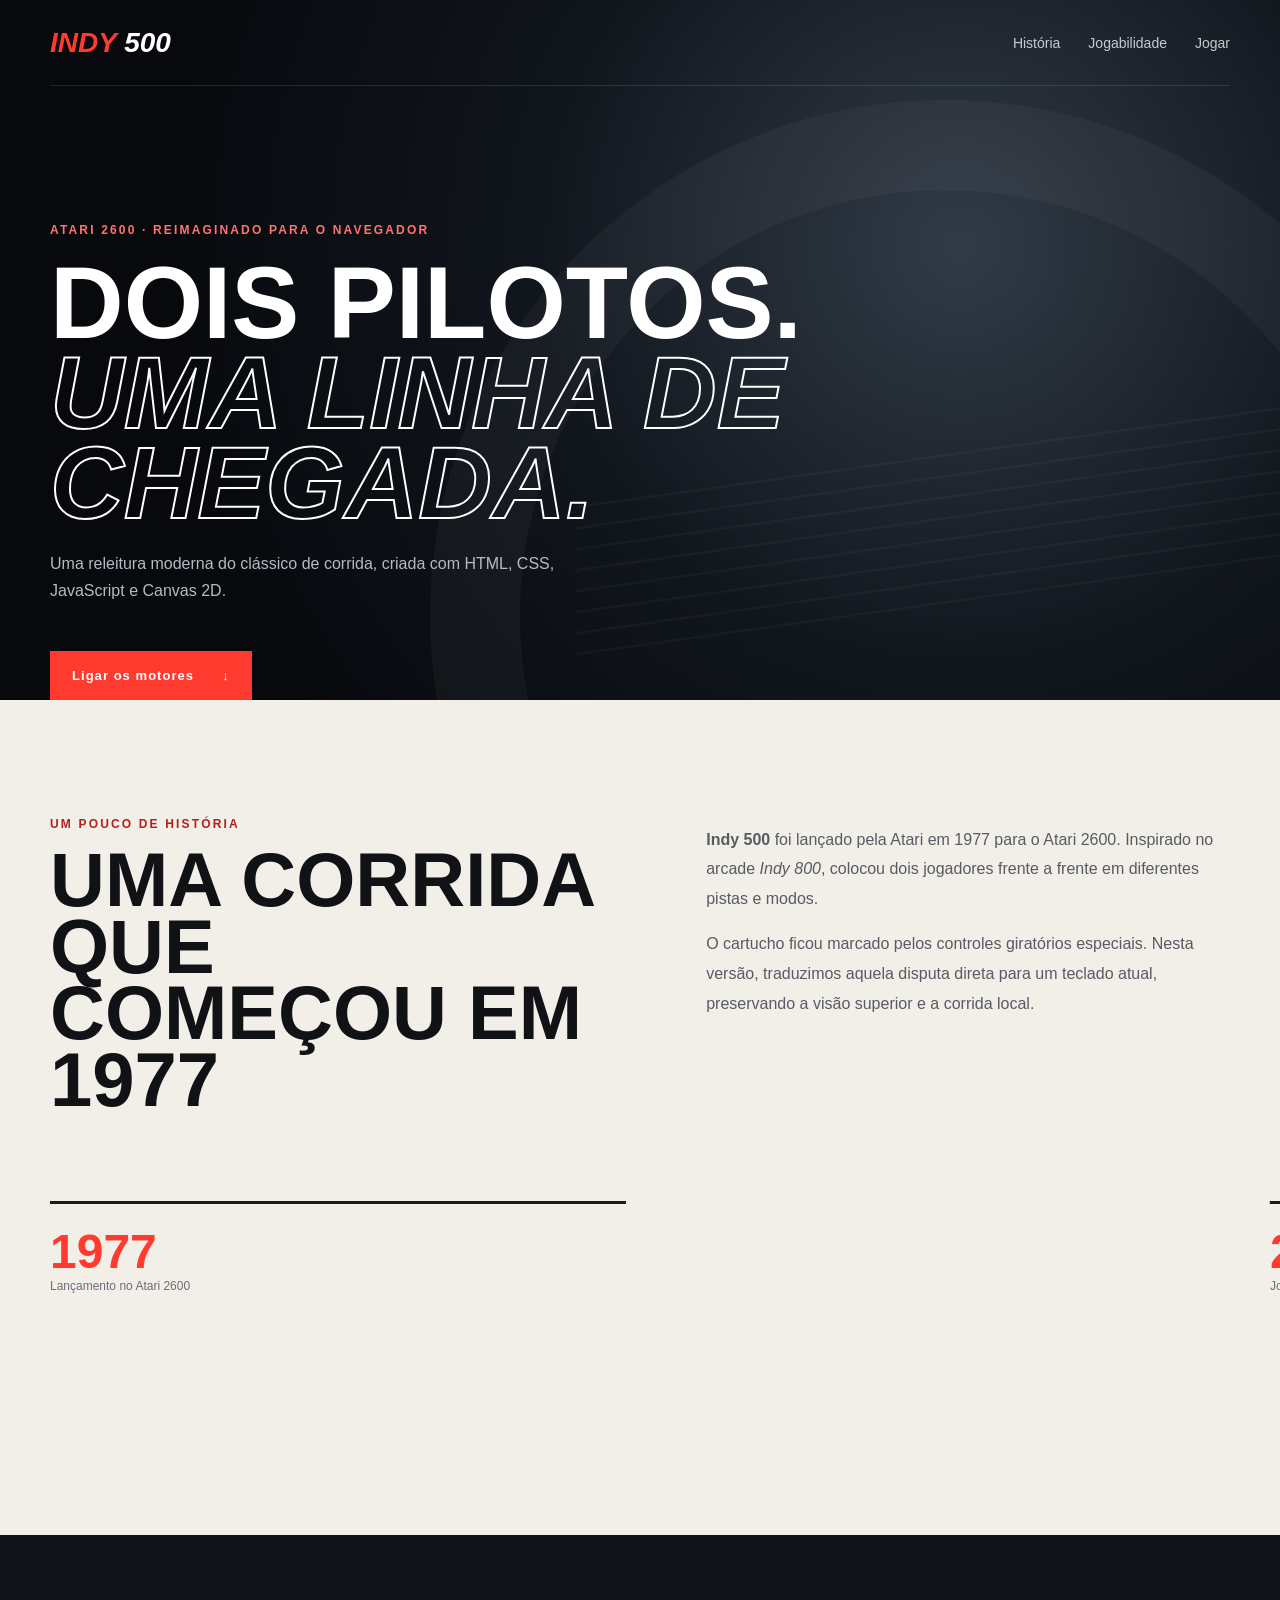
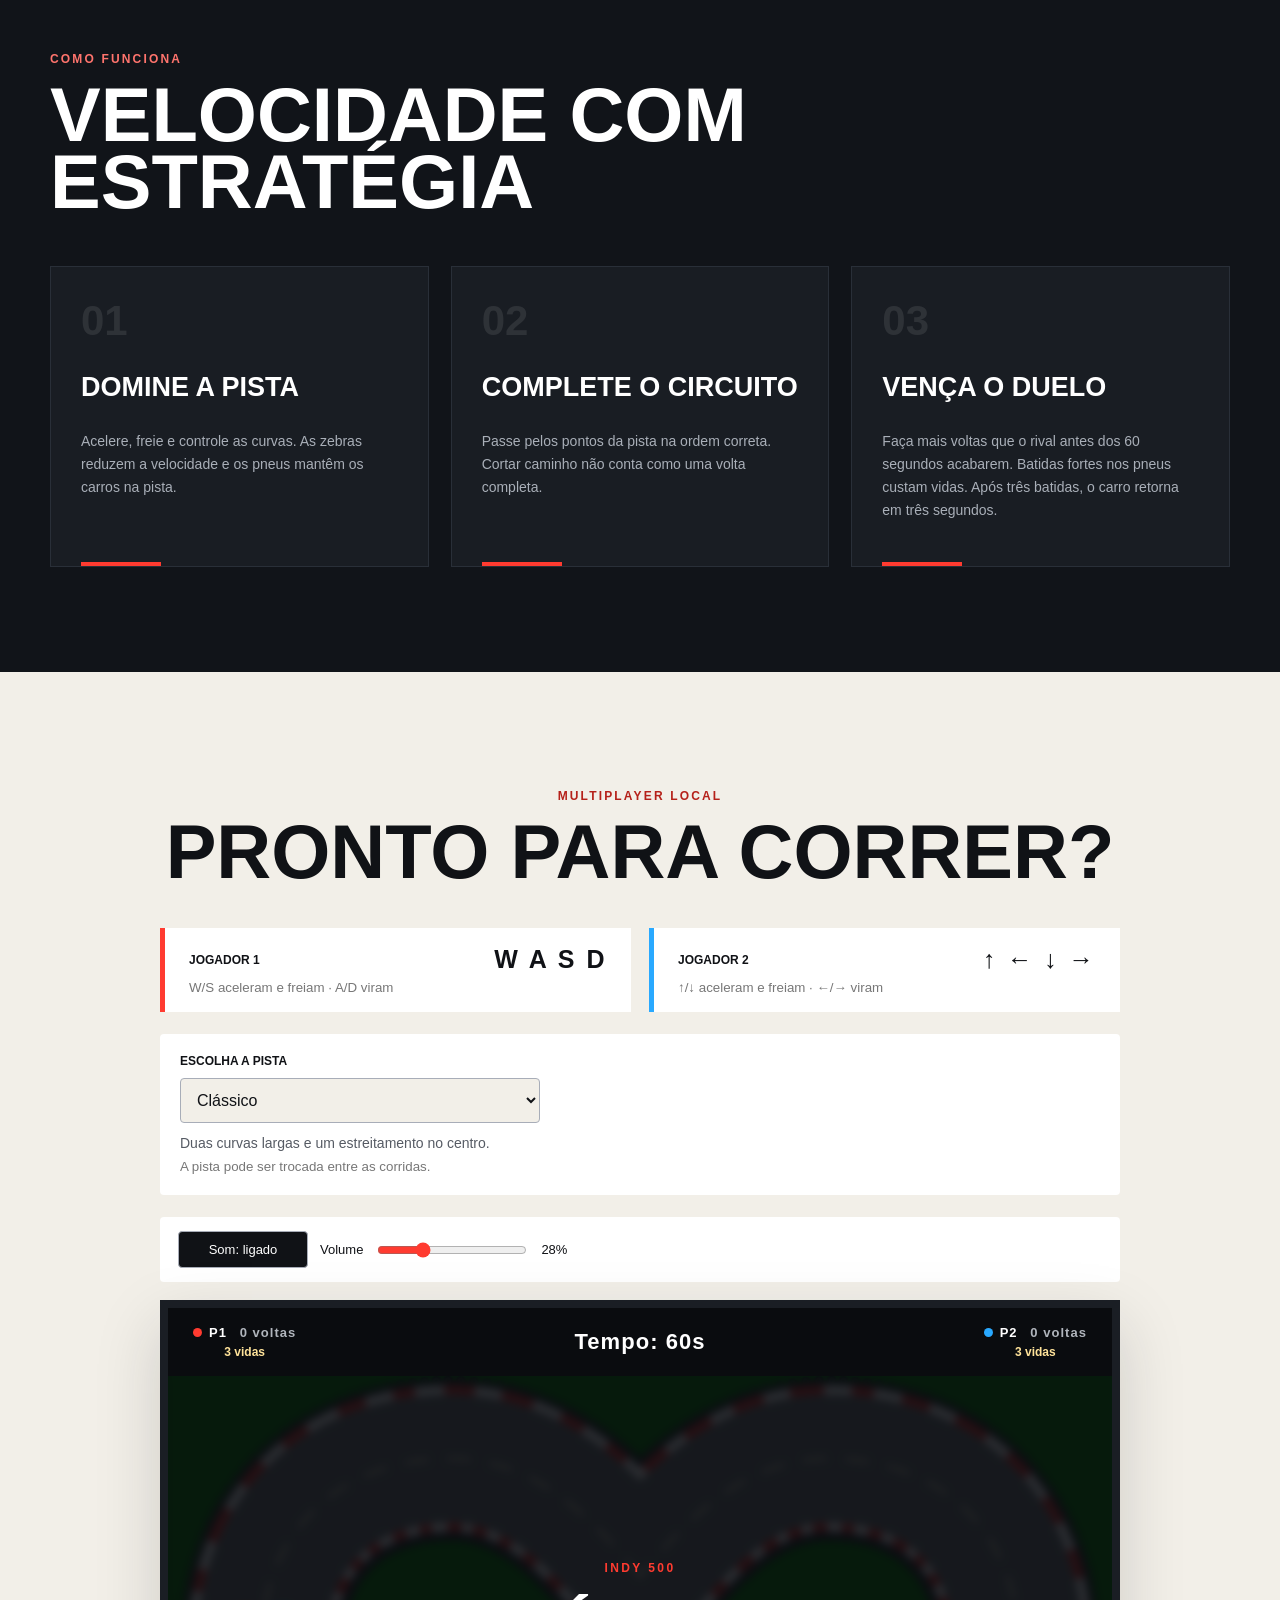
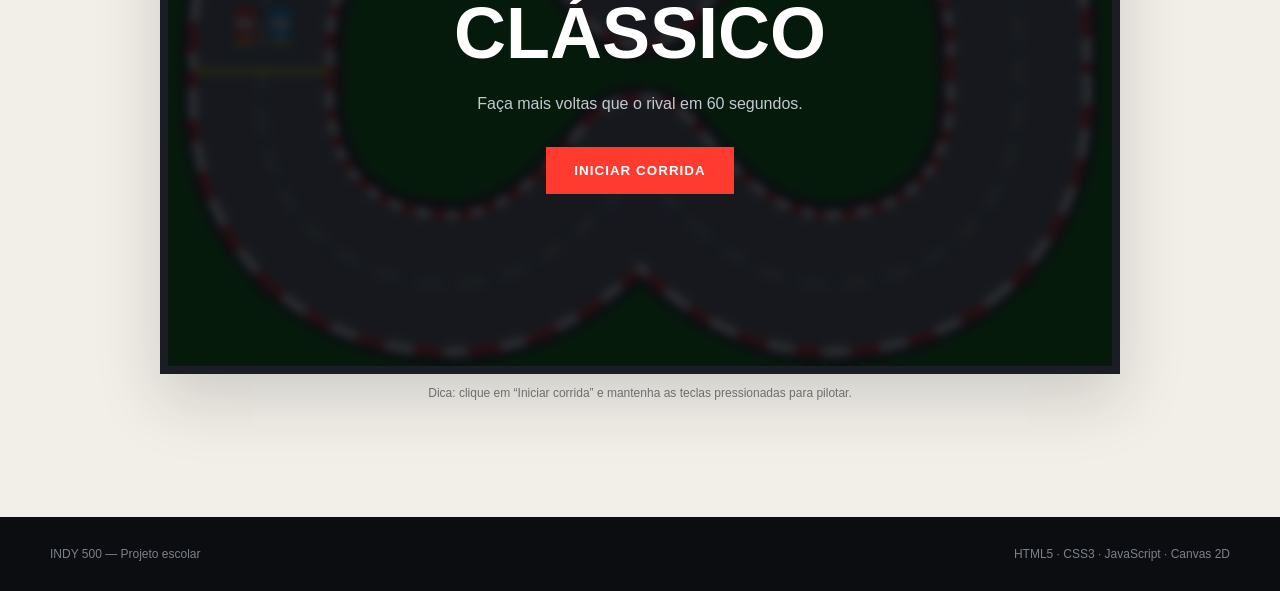
<file: index.html>
<!DOCTYPE html>
<html lang="pt-BR">
<head>
  <meta charset="UTF-8">
  <meta name="viewport" content="width=device-width, initial-scale=1.0">
  <meta name="description" content="Releitura multiplayer local do clássico Indy 500 para Atari 2600.">
  <title>Indy 500 — Duelo no Asfalto</title>
  <link rel="stylesheet" href="style.css">
</head>
<body>
  <header class="hero">
    <nav class="nav wrap" aria-label="Navegação principal">
      <a class="brand" href="#inicio" aria-label="Página inicial"><span>INDY</span> 500</a>
      <div class="nav-links">
        <a href="#historia">História</a><a href="#jogabilidade">Jogabilidade</a><a href="#jogo">Jogar</a>
      </div>
    </nav>
    <div id="inicio" class="hero-content wrap">
      <p class="eyebrow">ATARI 2600 · REIMAGINADO PARA O NAVEGADOR</p>
      <h1>Dois pilotos.<br><em>Uma linha de chegada.</em></h1>
      <p>Uma releitura moderna do clássico de corrida, criada com HTML, CSS, JavaScript e Canvas 2D.</p>
      <a class="cta" href="#jogo">Ligar os motores <span>↓</span></a>
    </div>
    <div class="speed-lines" aria-hidden="true"></div>
  </header>

  <main>
    <section id="historia" class="section wrap history-grid">
      <div>
        <p class="eyebrow dark">UM POUCO DE HISTÓRIA</p>
        <h2>Uma corrida que começou em 1977</h2>
      </div>
      <div class="copy">
        <p><strong>Indy 500</strong> foi lançado pela Atari em 1977 para o Atari 2600. Inspirado no arcade <em>Indy 800</em>, colocou dois jogadores frente a frente em diferentes pistas e modos.</p>
        <p>O cartucho ficou marcado pelos controles giratórios especiais. Nesta versão, traduzimos aquela disputa direta para um teclado atual, preservando a visão superior e a corrida local.</p>
      </div>
      <div class="fact"><strong>1977</strong><span>Lançamento no Atari 2600</span></div>
      <div class="fact"><strong>2</strong><span>Jogadores simultâneos</span></div>
      <div class="fact"><strong>60s</strong><span>Corrida contra o tempo</span></div>
    </section>

    <section id="jogabilidade" class="section dark-section">
      <div class="wrap">
        <p class="eyebrow">COMO FUNCIONA</p>
        <h2>Velocidade com estratégia</h2>
        <div class="cards">
          <article><span class="card-number">01</span><h3>Domine a pista</h3><p>Acelere, freie e controle as curvas. As zebras reduzem a velocidade e os pneus mantêm os carros na pista.</p></article>
          <article><span class="card-number">02</span><h3>Complete o circuito</h3><p>Passe pelos pontos da pista na ordem correta. Cortar caminho não conta como uma volta completa.</p></article>
          <article><span class="card-number">03</span><h3>Vença o duelo</h3><p>Faça mais voltas que o rival antes dos 60 segundos acabarem. Batidas fortes nos pneus custam vidas. Após três batidas, o carro retorna em três segundos.</p></article>
        </div>
      </div>
    </section>

    <section id="jogo" class="section game-section">
      <div class="wrap">
        <p class="eyebrow dark">MULTIPLAYER LOCAL</p>
        <h2>Pronto para correr?</h2>
        <div class="controls-grid">
          <div class="player-control red"><span>JOGADOR 1</span><strong>W A S D</strong><small>W/S aceleram e freiam · A/D viram</small></div>
          <div class="player-control blue"><span>JOGADOR 2</span><strong>↑ ← ↓ →</strong><small>↑/↓ aceleram e freiam · ←/→ viram</small></div>
        </div>
        <div class="map-picker">
          <label for="mapSelect">ESCOLHA A PISTA</label>
          <select id="mapSelect" aria-describedby="mapDescription"></select>
          <p id="mapDescription" aria-live="polite"></p>
          <small>A pista pode ser trocada entre as corridas.</small>
        </div>
        <div class="audio-controls" role="group" aria-label="Controles de som">
          <button id="soundButton" type="button" aria-pressed="true">Som: ligado</button>
          <label for="soundVolume">Volume</label>
          <input id="soundVolume" type="range" min="0" max="100" value="28" step="1">
          <output id="soundVolumeValue" for="soundVolume">28%</output>
        </div>
        <div class="game-shell">
          <div class="hud">
            <div><span class="dot red-dot"></span>P1 <b id="lap1">0 voltas</b><span class="lives" id="lives1">3 vidas</span></div>
            <div class="timer" id="timer">Tempo: 60s</div>
            <div><span class="dot blue-dot"></span>P2 <b id="lap2">0 voltas</b><span class="lives" id="lives2">3 vidas</span></div>
          </div>
          <canvas id="gameCanvas" width="800" height="500" aria-label="Jogo de corrida Indy 500 para dois jogadores"></canvas>
          <div class="game-overlay" id="gameOverlay">
            <p id="overlayKicker">INDY 500</p>
            <h3 id="overlayTitle">Duelo no Asfalto</h3>
            <p id="overlayText">Faça mais voltas que o rival em 60 segundos.</p>
            <button id="startButton" type="button">INICIAR CORRIDA</button>
          </div>
        </div>
        <p class="tip">Dica: clique em “Iniciar corrida” e mantenha as teclas pressionadas para pilotar.</p>
      </div>
    </section>
  </main>

  <footer><div class="wrap"><span>INDY 500 — Projeto escolar</span><span>HTML5 · CSS3 · JavaScript · Canvas 2D</span></div></footer>
  <script src="audio.js"></script>
  <script src="game.js"></script>
</body>
</html>
</file>
<file: style.css>
:root{--red:#ff3b30;--blue:#29a9ff;--ink:#101216;--cream:#f2efe8;--muted:#a8adb8}
*{box-sizing:border-box}html{scroll-behavior:smooth}body{margin:0;background:var(--cream);color:var(--ink);font-family:Inter,Arial,sans-serif}.wrap{width:min(1180px,calc(100% - 40px));margin:auto}.hero{min-height:680px;color:#fff;position:relative;overflow:hidden;background:radial-gradient(circle at 75% 35%,#313b47 0,#11161d 40%,#07090d 75%)}.hero:after{content:"";position:absolute;width:850px;height:850px;border:90px solid rgba(255,255,255,.035);border-radius:50%;right:-180px;top:100px}.nav{height:86px;display:flex;align-items:center;justify-content:space-between;position:relative;z-index:2;border-bottom:1px solid #ffffff1c}.brand{font:800 28px 'Arial Narrow',Arial,sans-serif;font-style:italic;color:#fff;text-decoration:none}.brand span{color:var(--red)}.nav-links{display:flex;gap:28px}.nav-links a{color:#c7cbd1;text-decoration:none;font-size:14px}.nav-links a:hover{color:#fff}.hero-content{position:relative;z-index:2;padding-top:125px}.eyebrow{letter-spacing:.18em;font-size:12px;font-weight:700;color:#ff746d}.eyebrow.dark{color:#b5211a}.hero h1,.section h2{font:800 clamp(52px,8vw,102px)/.88 'Arial Narrow',Arial,sans-serif;text-transform:uppercase;margin:22px 0}.hero h1 em{color:transparent;-webkit-text-stroke:2px #fff}.hero-content>p:not(.eyebrow){max-width:530px;color:#b5bbc4;line-height:1.7}.cta{display:inline-flex;gap:28px;margin-top:30px;padding:17px 22px;background:var(--red);color:#fff;text-decoration:none;font-weight:700;font-size:13px;letter-spacing:.08em}.speed-lines{position:absolute;inset:auto -5% 80px 45%;height:180px;transform:skewY(-8deg);background:repeating-linear-gradient(0deg,transparent 0 18px,#ffffff08 19px 21px)}.section{padding:105px 0}.section h2{font-size:clamp(48px,6vw,76px);margin:16px 0 42px}.history-grid{display:grid;grid-template-columns:1.1fr 1fr;gap:45px 80px}.copy{line-height:1.85;color:#565b64;padding-top:20px}.copy p{margin-top:0}.fact{border-top:3px solid #181a1e;padding-top:20px;display:flex;flex-direction:column}.fact:nth-last-child(2){transform:translateX(calc(100% + 40px))}.fact:nth-last-child(1){transform:translateX(calc(200% + 80px))}.fact strong{font:800 48px 'Arial Narrow',Arial,sans-serif;color:var(--red)}.fact span{font-size:12px;color:#696e76}.dark-section{background:#111419;color:#fff}.dark-section h2{margin-bottom:50px}.cards{display:grid;grid-template-columns:repeat(3,1fr);gap:22px}.cards article{min-height:245px;padding:30px;background:#191d23;border:1px solid #292f38;position:relative;overflow:hidden}.cards article:after{content:"";position:absolute;width:80px;height:4px;background:var(--red);bottom:0;left:30px}.card-number{font:800 42px 'Arial Narrow',Arial,sans-serif;color:#ffffff18}.cards h3{font:700 27px 'Arial Narrow',Arial,sans-serif;text-transform:uppercase}.cards p{color:#a9afb8;line-height:1.65;font-size:14px}.game-section{text-align:center}.controls-grid{display:grid;grid-template-columns:1fr 1fr;gap:18px;margin:0 auto 22px;max-width:960px}.player-control{padding:17px 24px;background:#fff;display:grid;grid-template-columns:auto auto;align-items:center;text-align:left;border-left:5px solid}.player-control.red{border-color:var(--red)}.player-control.blue{border-color:var(--blue)}.player-control span{font-size:12px;font-weight:700}.player-control strong{justify-self:end;font:800 25px 'Arial Narrow',Arial,sans-serif;letter-spacing:.1em}.player-control small{grid-column:1/-1;color:#777;margin-top:6px}.game-shell{max-width:960px;margin:auto;background:#0a0c0f;border:8px solid #1a1e24;box-shadow:0 25px 60px #1b20252b;position:relative}.hud{height:52px;display:flex;color:#fff;justify-content:space-between;align-items:center;padding:0 25px;font:700 13px 'Arial Narrow',Arial,sans-serif;letter-spacing:.08em}.hud b{color:#b0b5bc;margin-left:8px}.dot{width:9px;height:9px;border-radius:50%;display:inline-block;margin-right:7px}.red-dot{background:var(--red)}.blue-dot{background:var(--blue)}.timer{font-size:22px}canvas{width:100%;height:auto;display:block;background:#253e2e}.game-overlay{position:absolute;inset:52px 0 0;display:flex;flex-direction:column;align-items:center;justify-content:center;color:#fff;background:#070a0edb;backdrop-filter:blur(4px);padding:20px}.game-overlay.hidden{display:none}.game-overlay p{color:#c4c9d0}.game-overlay>p:first-child{color:var(--red);font-size:12px;letter-spacing:.2em;font-weight:700}.game-overlay h3{font:800 clamp(42px,7vw,72px) 'Arial Narrow',Arial,sans-serif;text-transform:uppercase;margin:5px}.game-overlay button{border:0;background:var(--red);color:#fff;padding:16px 28px;margin-top:18px;font-weight:800;letter-spacing:.08em;cursor:pointer}.game-overlay button:hover{filter:brightness(1.15)}.tip{color:#777;font-size:12px}footer{background:#0b0d11;color:#7b818b;padding:30px 0;font-size:12px}footer .wrap{display:flex;justify-content:space-between}
@media(max-width:760px){.nav-links{display:none}.hero{min-height:590px}.hero-content{padding-top:90px}.history-grid{display:block}.fact{margin-top:30px}.fact:nth-last-child(-n+2){transform:none}.cards{grid-template-columns:1fr}.controls-grid{grid-template-columns:1fr}.section{padding:75px 0}.hud{padding:0 10px}.hud b{display:block;margin:0}.timer{font-size:18px}footer .wrap{gap:15px;flex-direction:column}}

.map-picker{max-width:960px;margin:0 auto 22px;padding:20px;background:#fff;text-align:left;border-radius:4px}
.map-picker label{display:block;font-size:12px;font-weight:700;margin-bottom:10px}
.map-picker select{width:100%;max-width:360px;padding:12px;border:1px solid #a8adb8;border-radius:4px;background:#f2efe8;color:#101216;font:inherit;cursor:pointer}
.map-picker select:focus-visible{outline:3px solid var(--blue);outline-offset:3px}
.map-picker select:disabled{opacity:.6;cursor:default}
.map-picker p{margin:12px 0 6px;font-size:14px;color:#565b64}
.map-picker small{color:#777}

.hud{height:68px}
.hud .lives{display:block;color:#ffe39a;font:600 12px Arial,sans-serif;letter-spacing:0;margin-top:5px}
.game-overlay{inset:68px 0 0}
@media(max-width:480px){.hud{padding:0 8px;letter-spacing:0}.hud .lives{font-size:11px}.timer{font-size:17px}}

.audio-controls{max-width:960px;margin:0 auto 18px;display:flex;align-items:center;gap:12px;padding:14px 18px;background:#fff;border-radius:4px;text-align:left;font-size:13px;flex-wrap:wrap}
.audio-controls button{padding:10px 14px;min-width:130px;border:1px solid #a8adb8;border-radius:4px;background:#101216;color:#fff;font:inherit;cursor:pointer}
.audio-controls button[aria-pressed="false"]{background:#f2efe8;color:#101216}
.audio-controls input{width:150px;max-width:100%;accent-color:var(--red);cursor:pointer}
.audio-controls output{min-width:36px;font-variant-numeric:tabular-nums}
.audio-controls :focus-visible{outline:3px solid var(--blue);outline-offset:3px}
.audio-controls :disabled{opacity:.6;cursor:default}
@media(max-width:480px){.audio-controls{gap:10px;display:grid;grid-template-columns:auto minmax(0,1fr) auto}.audio-controls button{grid-column:1/-1}.audio-controls input{width:100%;min-width:0}}
</file>
